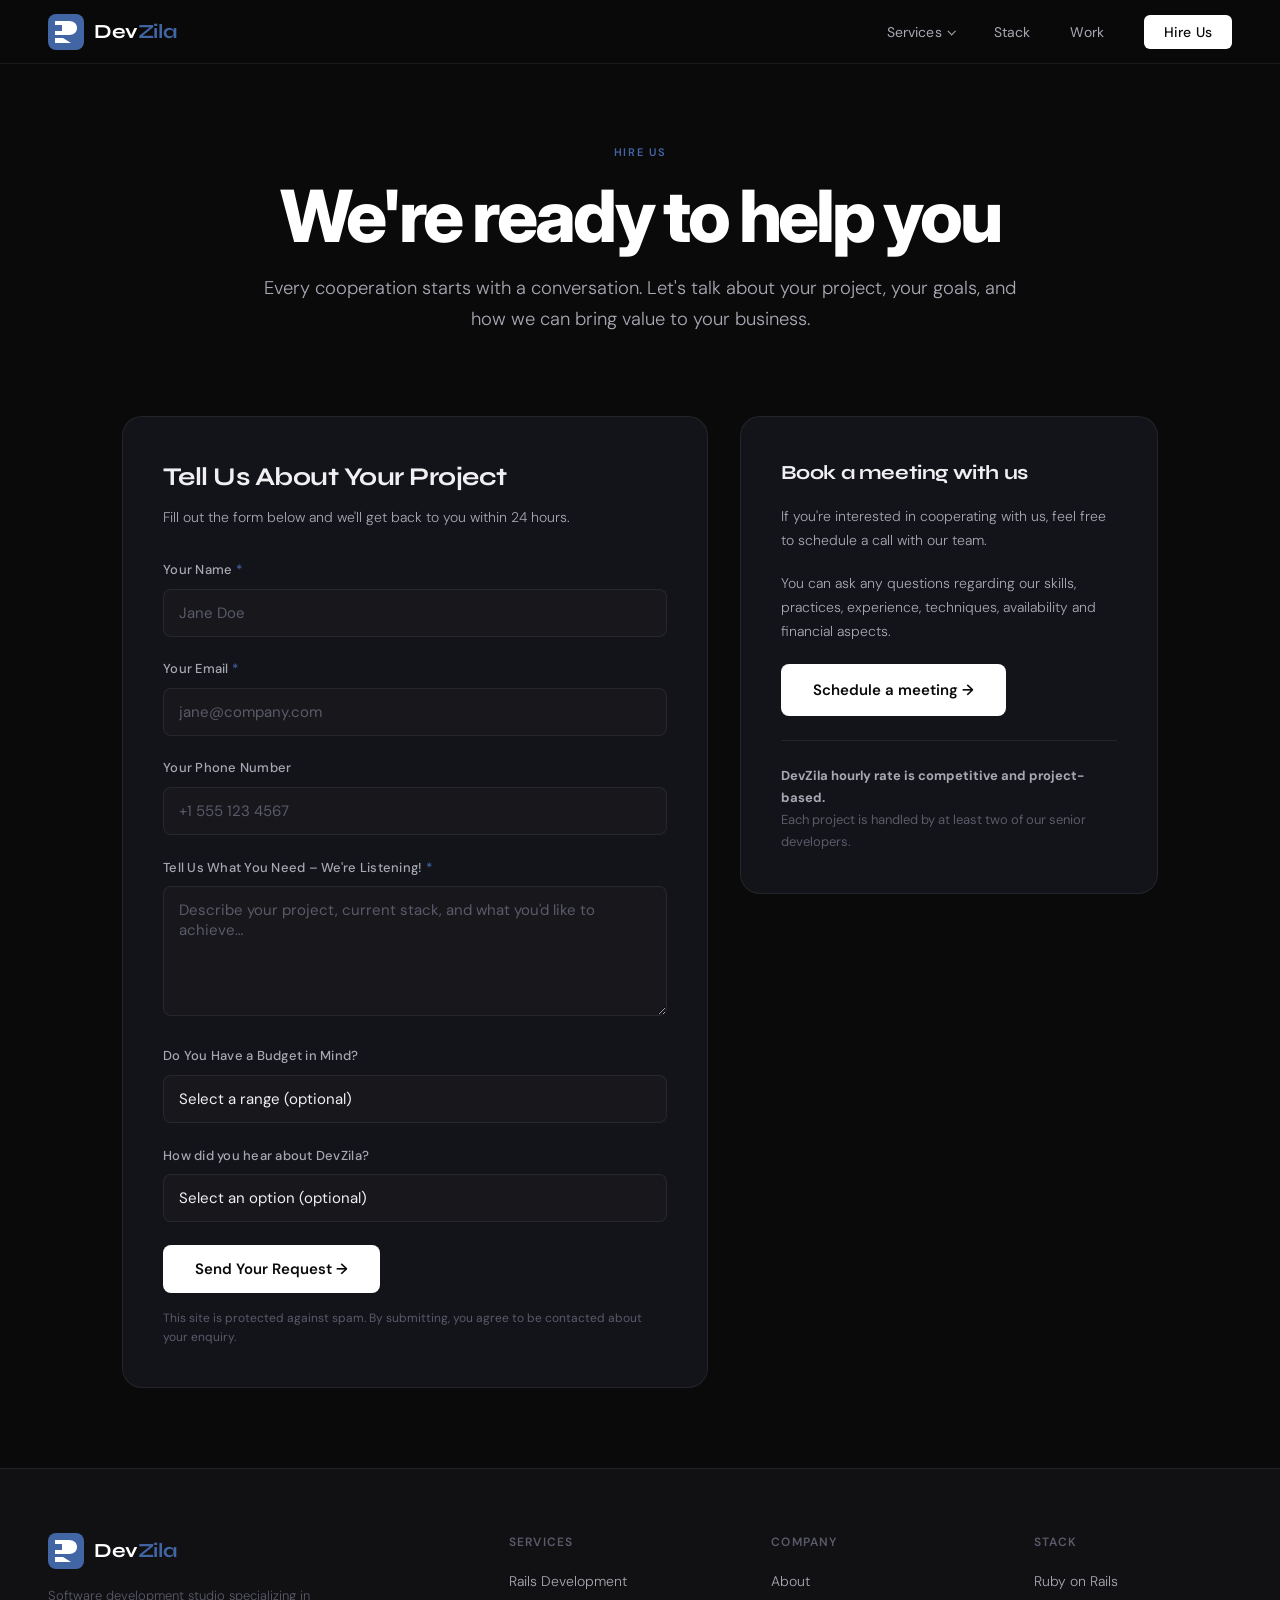
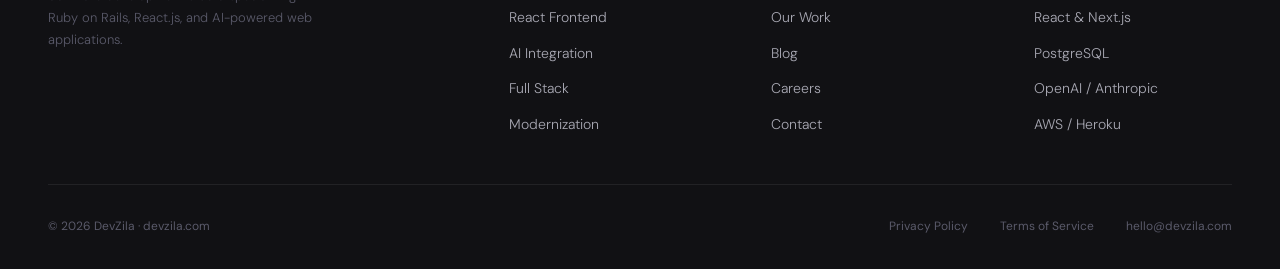
<file: hire-us.html>
<!DOCTYPE html>
<html lang="en">
<head>
<meta charset="UTF-8">
<meta name="viewport" content="width=device-width, initial-scale=1.0">
<title>Hire Us — DevZila Ruby on Rails Development Team</title>
<link rel="preconnect" href="https://fonts.googleapis.com">
<link href="https://fonts.googleapis.com/css2?family=DM+Sans:ital,opsz,wght@0,9..40,300;0,9..40,400;0,9..40,500;0,9..40,600;1,9..40,300&family=DM+Mono:wght@400;500&family=Inter:wght@400;500;600;700;800;900&family=Syne:wght@400;500;600;700;800&display=swap" rel="stylesheet">
<style>
  *, *::before, *::after { box-sizing: border-box; margin: 0; padding: 0; }

  :root {
    --bg-0: #0a0a0b;
    --bg-1: #111114;
    --bg-2: #17171c;
    --bg-3: #1e1e25;
    --bg-card: #13131a;
    --border: rgba(255,255,255,0.07);
    --border-hover: rgba(255,255,255,0.15);
    --accent: #c8372d;
    --text-0: #f0f0f2;
    --text-1: #a8a8b3;
    --text-2: #5a5a6a;
    --brand-blue: rgb(66 101 164);
    --closeos-green: #22d48a;
    --font-display: 'Syne', sans-serif;
    --font-body: 'DM Sans', sans-serif;
    --font-mono: 'DM Mono', monospace;
  }

  html { scroll-behavior: smooth; }

  body {
    background: var(--bg-0);
    color: var(--text-0);
    font-family: var(--font-body);
    font-size: 16px;
    line-height: 1.6;
    -webkit-font-smoothing: antialiased;
    overflow-x: hidden;
  }

  /* ── NAV ── */
  nav {
    position: fixed;
    top: 0; left: 0; right: 0;
    z-index: 100;
    display: flex;
    align-items: center;
    justify-content: space-between;
    padding: 0 3rem;
    height: 64px;
    background: rgba(10,10,11,0.85);
    backdrop-filter: blur(20px);
    border-bottom: 1px solid var(--border);
  }

  .nav-logo { display: flex; align-items: center; gap: 10px; text-decoration: none; }
  .logo-icon { width: 36px; height: 36px; flex-shrink: 0; }
  .logo-text {
    font-family: var(--font-display);
    font-size: 20px;
    font-weight: 700;
    color: #ffffff;
    letter-spacing: -0.02em;
  }
  .logo-text span { color: var(--brand-blue); }

  .nav-links { display: flex; align-items: center; gap: 2.5rem; list-style: none; }
  .nav-links a {
    font-size: 14px;
    font-weight: 400;
    color: var(--text-1);
    text-decoration: none;
    transition: color 0.2s;
    letter-spacing: 0.01em;
  }
  .nav-links a:hover { color: var(--text-0); }
  .nav-cta {
    background: #ffffff;
    color: #0a0a0b !important;
    padding: 8px 20px;
    border-radius: 6px;
    font-weight: 500 !important;
    font-size: 14px !important;
    transition: background 0.2s, transform 0.15s !important;
  }
  .nav-cta:hover { background: #e6e6e9 !important; transform: translateY(-1px); }

  /* ── SERVICES DROPDOWN ── */
  .nav-links > li { position: relative; }
  .nav-dropdown > a { display: inline-flex; align-items: center; gap: 6px; cursor: pointer; }
  .nav-dropdown > a::after {
    content: '';
    width: 6px; height: 6px;
    border-right: 1.5px solid currentColor;
    border-bottom: 1.5px solid currentColor;
    transform: rotate(45deg) translateY(-1px);
    transition: transform 0.2s;
  }
  .nav-dropdown:hover > a::after { transform: rotate(225deg) translateY(-1px); }

  .dropdown-menu {
    position: absolute;
    top: calc(100% + 14px);
    left: 50%;
    transform: translateX(-50%) translateY(8px);
    min-width: 540px;
    display: grid;
    grid-template-columns: 1fr 1fr;
    gap: 0.5rem 2rem;
    padding: 1.5rem;
    background: var(--bg-1);
    border: 1px solid var(--border);
    border-radius: 14px;
    box-shadow: 0 20px 50px rgba(0,0,0,0.5);
    opacity: 0;
    visibility: hidden;
    pointer-events: none;
    transition: opacity 0.2s, transform 0.2s, visibility 0.2s;
  }
  .nav-dropdown:hover .dropdown-menu,
  .nav-dropdown:focus-within .dropdown-menu {
    opacity: 1;
    visibility: visible;
    pointer-events: auto;
    transform: translateX(-50%) translateY(0);
  }
  .dropdown-menu::before {
    content: '';
    position: absolute;
    top: -14px; left: 0; right: 0;
    height: 14px;
  }
  .dropdown-group h6 {
    font-size: 11px;
    font-weight: 600;
    letter-spacing: 0.12em;
    text-transform: uppercase;
    color: var(--text-2);
    margin-bottom: 0.75rem;
    padding-left: 0.75rem;
  }
  .dropdown-group a {
    display: block;
    padding: 9px 12px;
    border-radius: 8px;
    font-size: 14px;
    color: var(--text-1);
    transition: background 0.15s, color 0.15s;
  }
  .dropdown-group a:hover { background: var(--bg-3); color: var(--text-0); }

  /* ── BUTTONS ── */
  .btn-primary {
    background: #ffffff;
    color: #0a0a0b;
    padding: 14px 32px;
    border-radius: 8px;
    font-weight: 600;
    font-size: 15px;
    text-decoration: none;
    border: none;
    cursor: pointer;
    transition: background 0.2s, transform 0.15s;
    font-family: var(--font-body);
  }
  .btn-primary:hover { background: #e6e6e9; transform: translateY(-2px); }
  .btn-primary:disabled { opacity: 0.6; cursor: not-allowed; transform: none; }

  /* ── PAGE HEADER ── */
  .page-header {
    padding: 9rem 2rem 2rem;
    max-width: 1100px;
    margin: 0 auto;
    text-align: center;
  }
  .section-label {
    font-size: 11px;
    font-weight: 600;
    letter-spacing: 0.15em;
    text-transform: uppercase;
    color: var(--brand-blue);
    margin-bottom: 1rem;
  }
  .page-header h1 {
    font-family: 'Inter', sans-serif;
    font-size: clamp(2.5rem, 6vw, 4.5rem);
    font-weight: 800;
    line-height: 1.05;
    letter-spacing: -0.045em;
    color: #ffffff;
    margin-bottom: 1.25rem;
  }
  .page-header p {
    font-size: clamp(1rem, 2vw, 1.15rem);
    color: var(--text-1);
    max-width: 60ch;
    margin: 0 auto;
    line-height: 1.7;
    font-weight: 300;
  }

  /* ── HIRE LAYOUT ── */
  .hireus-wrap {
    max-width: 1100px;
    margin: 0 auto;
    padding: 3rem 2rem 5rem;
    display: grid;
    grid-template-columns: 1.4fr 1fr;
    gap: 2rem;
    align-items: start;
  }

  .card {
    background: var(--bg-card);
    border: 1px solid var(--border);
    border-radius: 20px;
    padding: 2.5rem;
  }

  .card h2 {
    font-family: var(--font-display);
    font-size: 1.6rem;
    font-weight: 700;
    letter-spacing: -0.02em;
    color: var(--text-0);
    margin-bottom: 0.5rem;
  }
  .card > p.card-sub {
    font-size: 14px;
    color: var(--text-1);
    font-weight: 300;
    margin-bottom: 2rem;
  }

  /* ── FORM ── */
  .form-group { margin-bottom: 1.4rem; }
  .form-group label {
    display: block;
    font-size: 13px;
    font-weight: 500;
    color: var(--text-1);
    margin-bottom: 0.5rem;
    letter-spacing: 0.02em;
  }
  .form-group label .req { color: var(--brand-blue); }

  .form-group input,
  .form-group textarea,
  .form-group select {
    width: 100%;
    background: var(--bg-2);
    border: 1px solid var(--border);
    border-radius: 8px;
    padding: 13px 15px;
    color: var(--text-0);
    font-size: 15px;
    font-family: var(--font-body);
    transition: border-color 0.2s, background 0.2s;
  }
  .form-group input::placeholder,
  .form-group textarea::placeholder { color: var(--text-2); }
  .form-group input:focus,
  .form-group textarea:focus,
  .form-group select:focus {
    outline: none;
    border-color: var(--brand-blue);
    background: var(--bg-3);
  }
  .form-group textarea { resize: vertical; min-height: 130px; }
  .form-group select { appearance: none; cursor: pointer; }

  /* hidden honeypot */
  .hp-field { position: absolute; left: -9999px; opacity: 0; height: 0; overflow: hidden; }

  .form-note {
    font-size: 12px;
    color: var(--text-2);
    margin-top: 1rem;
    line-height: 1.6;
  }

  .form-status {
    display: none;
    border-radius: 10px;
    padding: 14px 16px;
    font-size: 14px;
    margin-bottom: 1.5rem;
    line-height: 1.5;
  }
  .form-status.success {
    display: block;
    background: rgba(34,212,138,0.12);
    border: 1px solid rgba(34,212,138,0.35);
    color: #6ee7b0;
  }
  .form-status.error {
    display: block;
    background: rgba(200,55,45,0.12);
    border: 1px solid rgba(200,55,45,0.35);
    color: #f0a59e;
  }

  /* ── ASIDE / BOOK A MEETING ── */
  .aside-card h3 {
    font-family: var(--font-display);
    font-size: 1.25rem;
    font-weight: 700;
    color: var(--text-0);
    margin-bottom: 1rem;
    letter-spacing: -0.02em;
  }
  .aside-card p {
    font-size: 14px;
    color: var(--text-1);
    font-weight: 300;
    line-height: 1.7;
    margin-bottom: 1.25rem;
  }
  .aside-card .rate {
    margin-top: 1.5rem;
    padding-top: 1.5rem;
    border-top: 1px solid var(--border);
    font-size: 13px;
    color: var(--text-2);
    line-height: 1.7;
  }
  .aside-card .rate strong { color: var(--text-1); }

  /* ── FOOTER ── */
  footer {
    background: var(--bg-1);
    border-top: 1px solid var(--border);
    padding: 4rem 3rem 2rem;
  }
  .footer-inner { max-width: 1200px; margin: 0 auto; }
  .footer-top {
    display: grid;
    grid-template-columns: 2fr 1fr 1fr 1fr;
    gap: 4rem;
    padding-bottom: 3rem;
    border-bottom: 1px solid var(--border);
  }
  .footer-brand p {
    font-size: 13px;
    color: var(--text-2);
    line-height: 1.7;
    margin-top: 1rem;
    max-width: 32ch;
    font-weight: 300;
  }
  .footer-col h5 {
    font-size: 12px;
    font-weight: 600;
    letter-spacing: 0.1em;
    text-transform: uppercase;
    color: var(--text-2);
    margin-bottom: 1rem;
  }
  .footer-col ul { list-style: none; display: flex; flex-direction: column; gap: 10px; }
  .footer-col a {
    font-size: 14px;
    color: var(--text-1);
    text-decoration: none;
    transition: color 0.2s;
    font-weight: 300;
  }
  .footer-col a:hover { color: var(--text-0); }
  .footer-bottom {
    display: flex;
    align-items: center;
    justify-content: space-between;
    padding-top: 2rem;
    font-size: 12px;
    color: var(--text-2);
  }
  .footer-legal { display: flex; gap: 2rem; }
  .footer-legal a { color: var(--text-2); text-decoration: none; transition: color 0.2s; }
  .footer-legal a:hover { color: var(--text-1); }

  @media (max-width: 860px) {
    nav { padding: 0 1.25rem; }
    .nav-links { gap: 1.25rem; }
    .nav-links li:not(:last-child) { display: none; }
    .hireus-wrap { grid-template-columns: 1fr; padding-top: 1rem; }
    .footer-top { grid-template-columns: 1fr 1fr; gap: 2rem; }
    .footer-bottom { flex-direction: column; gap: 1rem; text-align: center; }
  }
</style>
</head>
<body>

<!-- NAV -->
<nav>
  <a href="index.html" class="nav-logo">
    <svg class="logo-icon" viewBox="0 0 36 36" fill="none" xmlns="http://www.w3.org/2000/svg">
      <rect width="36" height="36" rx="8" fill="rgb(66 101 164)"/>
      <path d="M7 7h14c5 0 8 3 8 7s-3 7-8 7H7V7z" fill="white"/>
      <rect x="7" y="11" width="7" height="6" fill="rgb(66 101 164)"/>
      <path d="M7 24h8l8 5H7v-5z" fill="white"/>
    </svg>
    <span class="logo-text">Dev<span>Zila</span></span>
  </a>
  <ul class="nav-links">
    <li class="nav-dropdown">
      <a href="index.html#services" aria-haspopup="true">Services</a>
      <div class="dropdown-menu">
        <div class="dropdown-group">
          <h6>Development</h6>
          <a href="rails-development.html">Ruby on Rails Development</a>
          <a href="rails-upgrades.html">Ruby on Rails Upgrades</a>
          <a href="fintech-solutions.html">Fintech Solutions</a>
          <a href="frontend-development.html">Frontend Development</a>
        </div>
        <div class="dropdown-group">
          <h6>Workshops &amp; Mentoring</h6>
          <a href="ddd-workshops.html">DDD Workshops</a>
          <a href="event-storming-workshops.html">Event Storming Workshops</a>
          <a href="code-mentoring.html">Code Mentoring</a>
          <a href="hotwire-workshop.html">Hotwire Workshop</a>
        </div>
      </div>
    </li>
    <li><a href="index.html#stack">Stack</a></li>
    <li><a href="index.html#work">Work</a></li>
    <li><a href="hire-us.html" class="nav-cta">Hire Us</a></li>
  </ul>
</nav>

<!-- HEADER -->
<header class="page-header">
  <div class="section-label">Hire Us</div>
  <h1>We're ready to help you</h1>
  <p>Every cooperation starts with a conversation. Let's talk about your project, your goals, and how we can bring value to your business.</p>
</header>

<!-- HIRE FORM -->
<div class="hireus-wrap">
  <section class="card">
    <h2>Tell Us About Your Project</h2>
    <p class="card-sub">Fill out the form below and we'll get back to you within 24 hours.</p>

    <div id="formStatus" class="form-status"></div>

    <form id="hireForm" action="submit-hire.php" method="post" novalidate>
      <!-- honeypot anti-spam field -->
      <div class="hp-field" aria-hidden="true">
        <label>Leave this field empty
          <input type="text" name="website" tabindex="-1" autocomplete="off">
        </label>
      </div>

      <div class="form-group">
        <label for="name">Your Name <span class="req">*</span></label>
        <input type="text" id="name" name="name" placeholder="Jane Doe" required>
      </div>

      <div class="form-group">
        <label for="email">Your Email <span class="req">*</span></label>
        <input type="email" id="email" name="email" placeholder="jane@company.com" required>
      </div>

      <div class="form-group">
        <label for="phone">Your Phone Number</label>
        <input type="tel" id="phone" name="phone" placeholder="+1 555 123 4567">
      </div>

      <div class="form-group">
        <label for="message">Tell Us What You Need – We're Listening! <span class="req">*</span></label>
        <textarea id="message" name="message" placeholder="Describe your project, current stack, and what you'd like to achieve…" required></textarea>
      </div>

      <div class="form-group">
        <label for="budget">Do You Have a Budget in Mind?</label>
        <select id="budget" name="budget">
          <option value="">Select a range (optional)</option>
          <option value="< $10k">Less than $10k</option>
          <option value="$10k – $25k">$10k – $25k</option>
          <option value="$25k – $50k">$25k – $50k</option>
          <option value="$50k – $100k">$50k – $100k</option>
          <option value="$100k+">$100k+</option>
          <option value="Not sure yet">Not sure yet</option>
        </select>
      </div>

      <div class="form-group">
        <label for="source">How did you hear about DevZila?</label>
        <select id="source" name="source">
          <option value="">Select an option (optional)</option>
          <option value="Google / Search">Google / Search</option>
          <option value="LinkedIn">LinkedIn</option>
          <option value="Referral">Referral</option>
          <option value="Blog / Article">Blog / Article</option>
          <option value="GitHub">GitHub</option>
          <option value="Other">Other</option>
        </select>
      </div>

      <button type="submit" class="btn-primary" id="submitBtn">Send Your Request →</button>
      <p class="form-note">This site is protected against spam. By submitting, you agree to be contacted about your enquiry.</p>
    </form>
  </section>

  <aside class="card aside-card">
    <h3>Book a meeting with us</h3>
    <p>If you're interested in cooperating with us, feel free to schedule a call with our team.</p>
    <p>You can ask any questions regarding our skills, practices, experience, techniques, availability and financial aspects.</p>
    <a href="https://calendly.com/nilayanand/15min" target="_blank" rel="noopener noreferrer" class="btn-primary" style="display:inline-block;">Schedule a meeting →</a>
    <div class="rate">
      <strong>DevZila hourly rate is competitive and project-based.</strong><br>
      Each project is handled by at least two of our senior developers.
    </div>
  </aside>
</div>

<!-- FOOTER -->
<footer>
  <div class="footer-inner">
    <div class="footer-top">
      <div class="footer-brand">
        <a href="index.html" class="nav-logo" style="text-decoration:none;">
          <svg class="logo-icon" viewBox="0 0 36 36" fill="none" xmlns="http://www.w3.org/2000/svg">
            <rect width="36" height="36" rx="8" fill="rgb(66 101 164)"/>
            <path d="M7 7h14c5 0 8 3 8 7s-3 7-8 7H7V7z" fill="white"/>
            <rect x="7" y="11" width="7" height="6" fill="rgb(66 101 164)"/>
            <path d="M7 24h8l8 5H7v-5z" fill="white"/>
          </svg>
          <span class="logo-text">Dev<span>Zila</span></span>
        </a>
        <p>Software development studio specializing in Ruby on Rails, React.js, and AI-powered web applications.</p>
      </div>
      <div class="footer-col">
        <h5>Services</h5>
        <ul>
          <li><a href="index.html#services">Rails Development</a></li>
          <li><a href="index.html#services">React Frontend</a></li>
          <li><a href="index.html#services">AI Integration</a></li>
          <li><a href="index.html#services">Full Stack</a></li>
          <li><a href="index.html#services">Modernization</a></li>
        </ul>
      </div>
      <div class="footer-col">
        <h5>Company</h5>
        <ul>
          <li><a href="index.html">About</a></li>
          <li><a href="index.html#work">Our Work</a></li>
          <li><a href="#">Blog</a></li>
          <li><a href="#">Careers</a></li>
          <li><a href="hire-us.html">Contact</a></li>
        </ul>
      </div>
      <div class="footer-col">
        <h5>Stack</h5>
        <ul>
          <li><a href="#">Ruby on Rails</a></li>
          <li><a href="#">React & Next.js</a></li>
          <li><a href="#">PostgreSQL</a></li>
          <li><a href="#">OpenAI / Anthropic</a></li>
          <li><a href="#">AWS / Heroku</a></li>
        </ul>
      </div>
    </div>
    <div class="footer-bottom">
      <span>© 2026 DevZila · devzila.com</span>
      <div class="footer-legal">
        <a href="#">Privacy Policy</a>
        <a href="#">Terms of Service</a>
        <a href="mailto:hello@devzila.com">hello@devzila.com</a>
      </div>
    </div>
  </div>
</footer>

<script>
(function () {
  const form = document.getElementById('hireForm');
  const statusEl = document.getElementById('formStatus');
  const submitBtn = document.getElementById('submitBtn');

  function showStatus(type, msg) {
    statusEl.className = 'form-status ' + type;
    statusEl.textContent = msg;
    statusEl.scrollIntoView({ behavior: 'smooth', block: 'center' });
  }

  form.addEventListener('submit', async function (e) {
    e.preventDefault();
    statusEl.className = 'form-status';

    if (!form.checkValidity()) {
      form.reportValidity();
      return;
    }

    submitBtn.disabled = true;
    const originalLabel = submitBtn.textContent;
    submitBtn.textContent = 'Sending…';

    try {
      const res = await fetch(form.action, {
        method: 'POST',
        headers: { 'Accept': 'application/json' },
        body: new FormData(form),
      });
      const data = await res.json().catch(() => ({}));

      if (res.ok && data.success) {
        showStatus('success', data.message || "Thanks! Your request has been received. We'll be in touch within 24 hours.");
        form.reset();
      } else {
        showStatus('error', data.message || 'Something went wrong. Please try again or email hello@devzila.com.');
      }
    } catch (err) {
      showStatus('error', 'Network error. Please try again or email hello@devzila.com.');
    } finally {
      submitBtn.disabled = false;
      submitBtn.textContent = originalLabel;
    }
  });
})();
</script>
</body>
</html>
</file>
